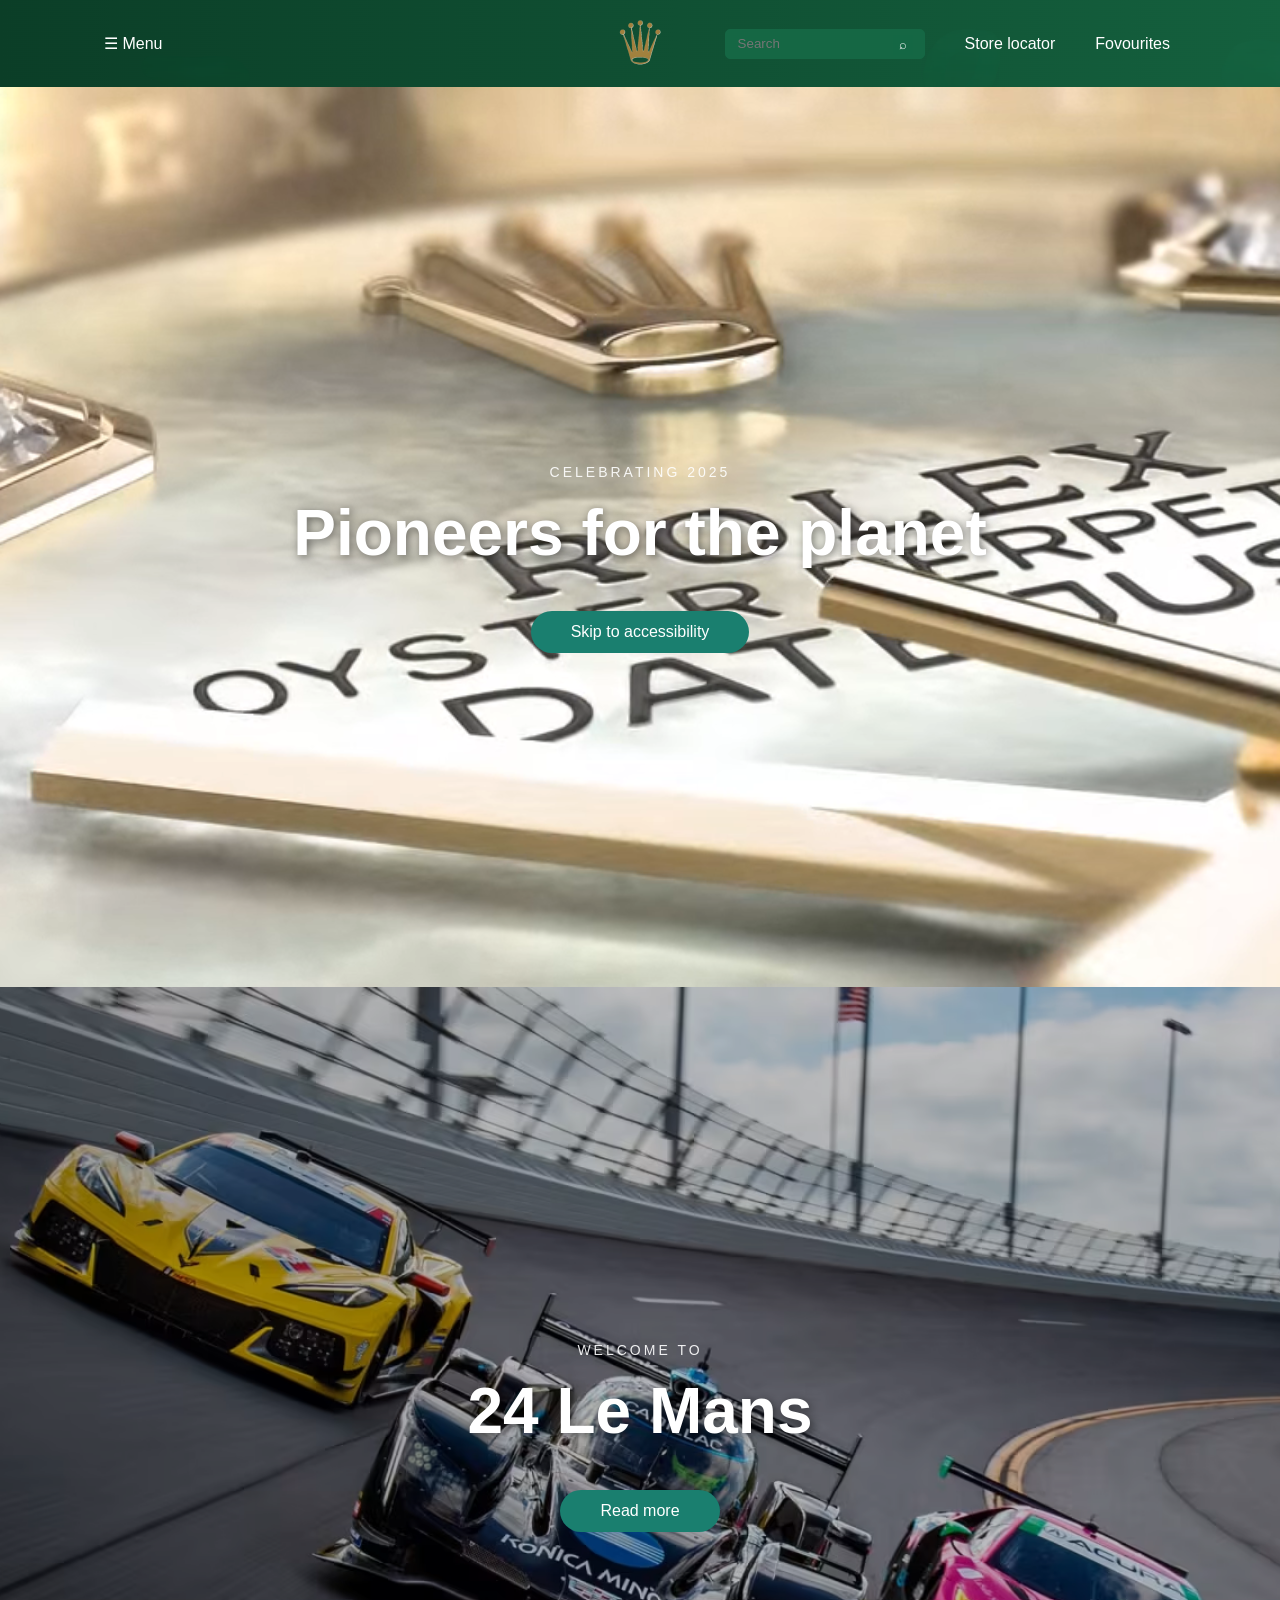
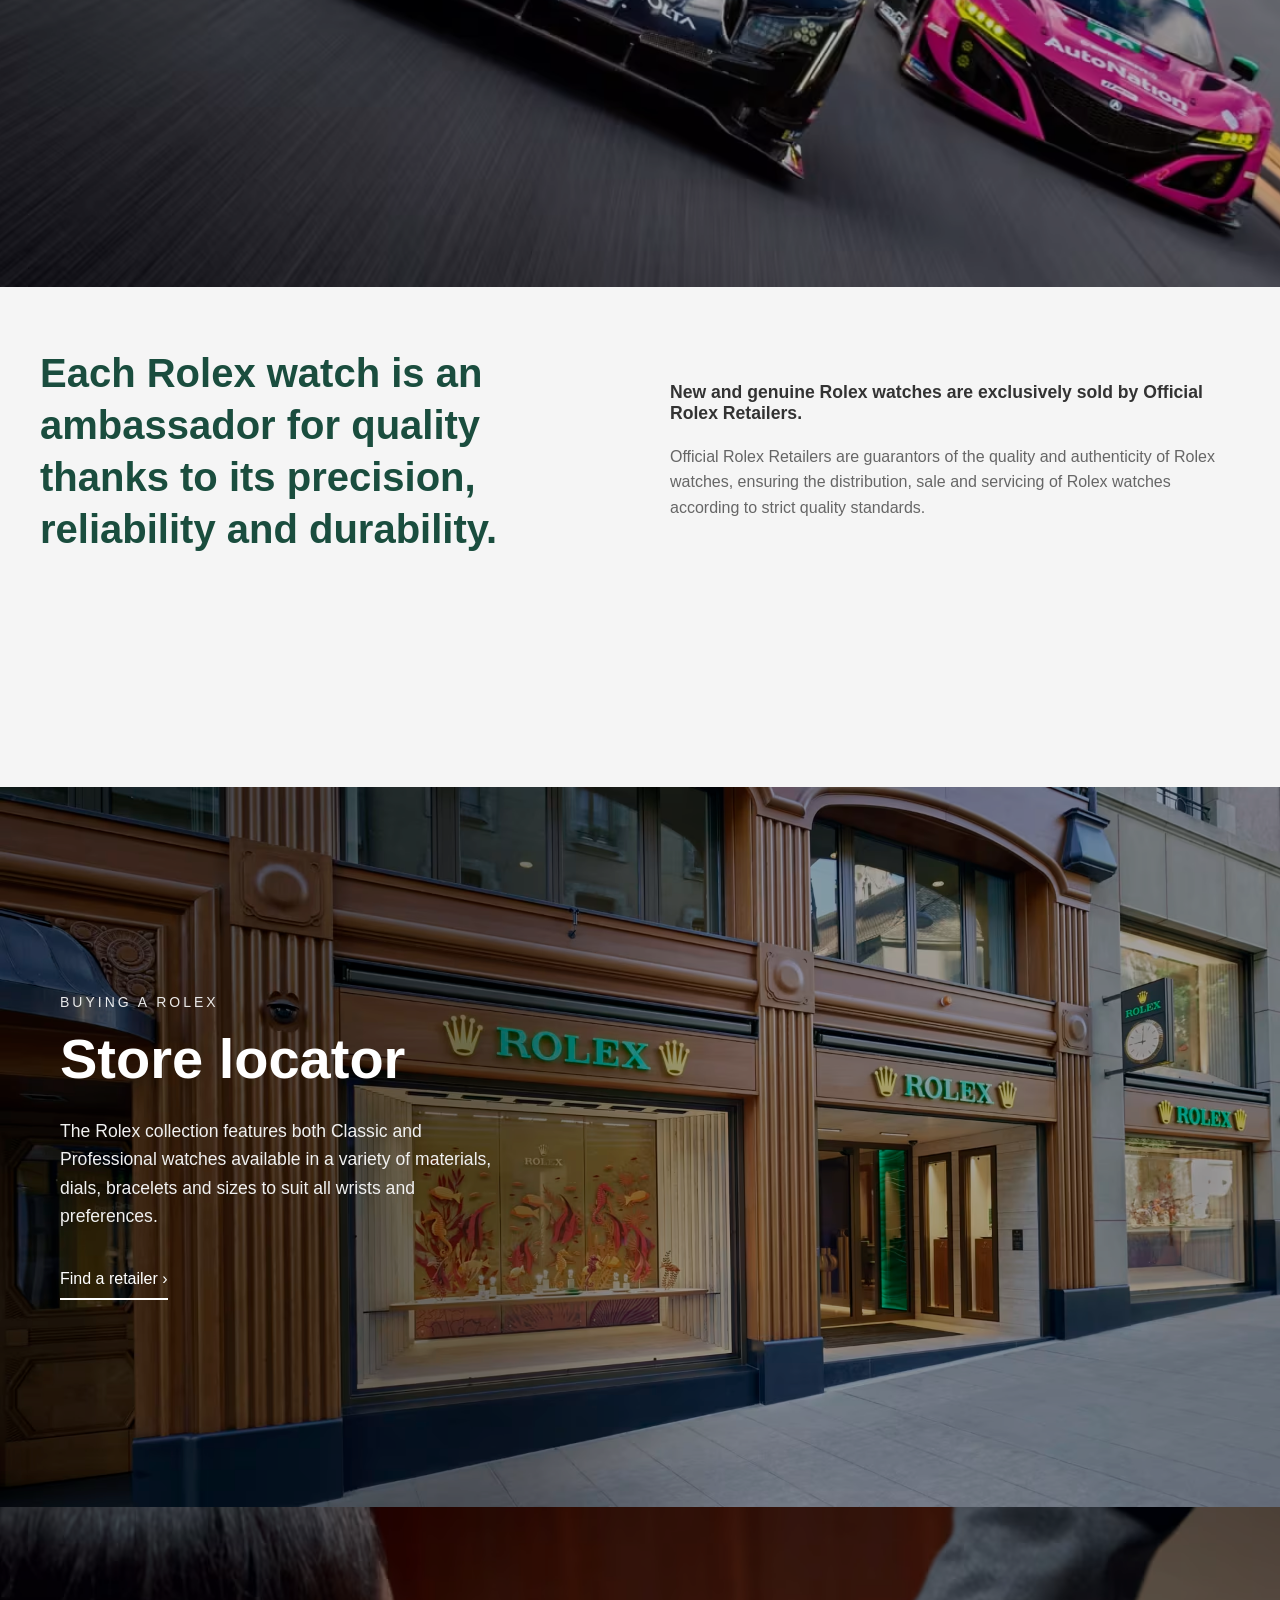
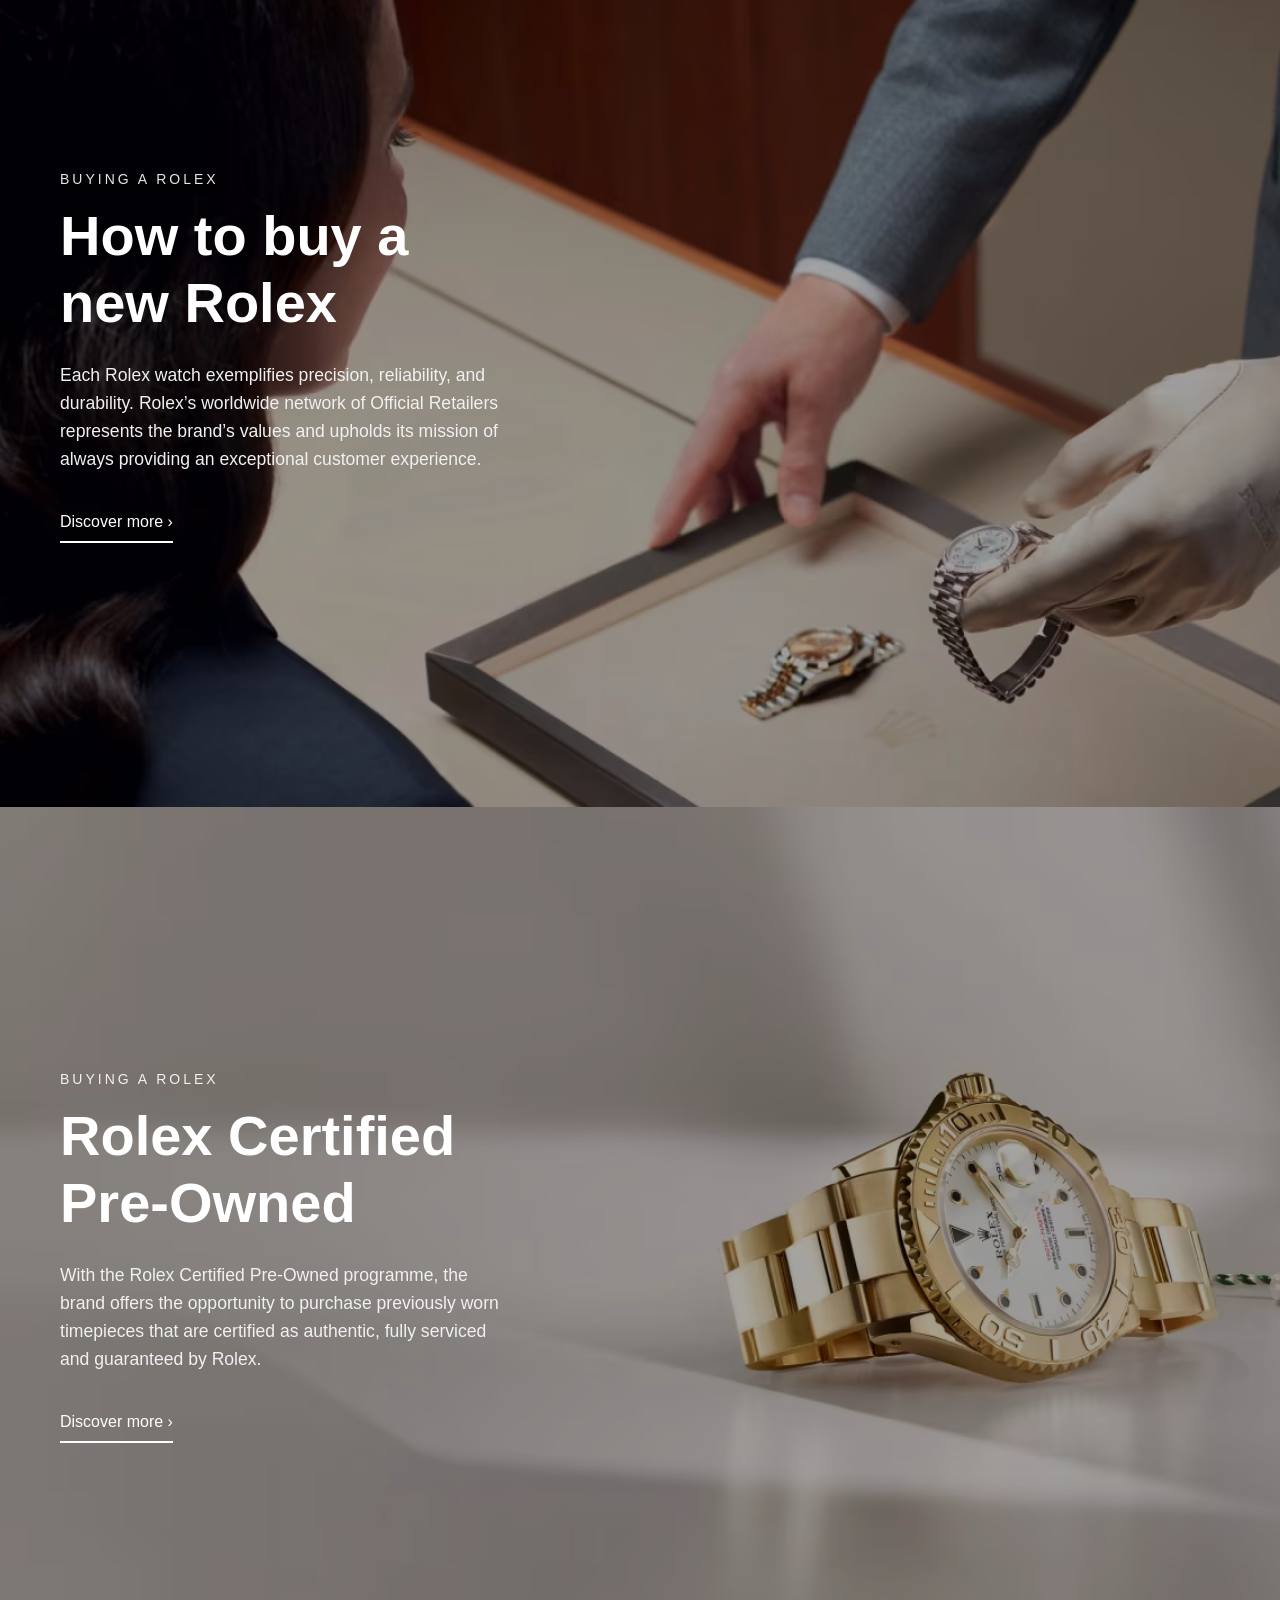
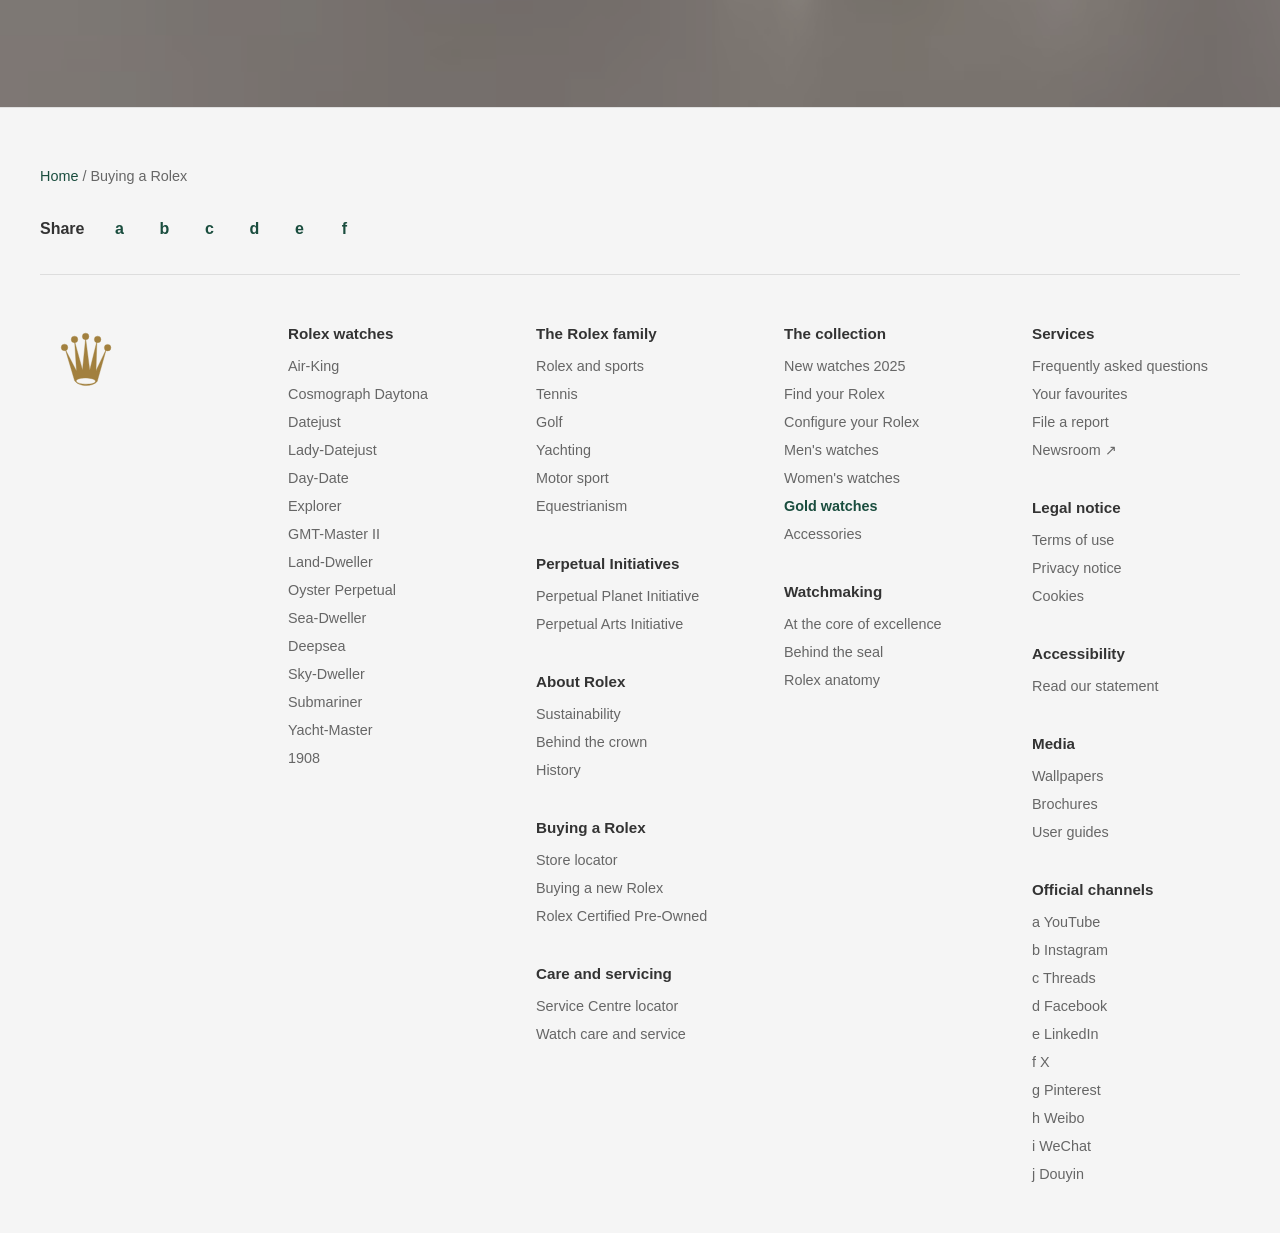
<file: index.html>
<!DOCTYPE html>
<html lang="en">
<head>
    <meta charset="UTF-8">
    <meta name="viewport" content="width=device-width, initial-scale=1.0">
    <title>Official Rolex Website</title>
	<link rel="shortcut icon" type="slike/icon" href="slike/favicon.png" />
    <link rel="stylesheet" href="css/style.css">
</head>
<body>
	<div id="header">
        <div id="left">
            <p>☰ Menu</p>
        </div>
        <div id="logo">
			<img src="slike/rolex_logo_header.png" alt="logo">
        </div>
        <div id="right">
            <div id="02">
                <form action="/action_page.php">
					<input type="text" id="fname" name="fname" placeholder="Search">
					<input type="submit" value="⌕">
				</form>
            </div>
            <div id="03">
                <a href="https://www.rolex.com/store-locator/slovenia" class="bes">Store locator</a>
            </div>
            <div id="04">
                <a href="https://www.rolex.com/wishlist" class="bes">Fovourites</p>
            </div>
        </div>
    </div>



    <div id="main">
        <div id="container">
            <video width="100%" height="auto" autoplay muted loop playsinline>
				<source src="video/homepage-classic-watches-lady-datejust-video-autoplay.webm" type="video/webm">
			</video>
			<div class="video-overlay">
                <div class="overlay-content">
                    <div class="label">Celebrating 2025</div>
                    <h1 class="title">Pioneers for the planet</h1>
                    <button class="button1">Skip to accessibility</button>
                </div>
            </div>
        </div>
		<div id="container2">
			<img src="slike/lemans6.avif" width="100%" height="auto">
			<div class="image-overlay">
				<div class="overlay-content">
                    <div class="label">WELCOME TO</div>
                    <h1 class="title">24 Le Mans</h1>
                    <a href="index2.html" class="button1">Read more</a>
				</div>
            </div>
			
			
			
		</div>
		<div id="container4">
			<div class="content-section">
				<div class="left-content">
					<h2 class="section-title">Each Rolex watch is an ambassador for quality thanks to its precision, reliability and durability.</h2>
				</div>
				<div class="right-content">
				<h3 class="section-subtitle">New and genuine Rolex watches are exclusively sold by Official Rolex Retailers.</h3>
				<p class="section-text">Official Rolex Retailers are guarantors of the quality and authenticity of Rolex watches, ensuring the distribution, sale and servicing of Rolex watches according to strict quality standards.</p>
				</div>
			</div>
		</div>

		<div id="container3">
            <img src="slike/store.avif" alt="Rolex Store">
            <div class="store-overlay">
                <div class="store-content">
                    <div class="label">BUYING A ROLEX</div>
                    <h2 class="store-title">Store locator</h2>
                    <p class="store-description">The Rolex collection features both Classic and Professional watches available in a variety of materials, dials, bracelets and sizes to suit all wrists and preferences.</p>
                    <a href="https://www.rolex.com/store-locator/slovenia" class="store-link">Find a retailer ›</a>
                </div>
            </div>
        </div>
		<div id="container6">
            <img src="slike/inside_of_store.avif" alt="Rolex Store">
            <div class="store-overlay">
                <div class="store-content">
                    <div class="label">BUYING A ROLEX</div>
                    <h2 class="store-title">How to buy a new Rolex</h2>
                    <p class="store-description">Each Rolex watch exemplifies precision, reliability, and durability. Rolex’s worldwide network of Official Retailers represents the brand’s values and upholds its mission of always providing an exceptional customer experience.</p>
                    <a href="https://www.rolex.com/buying-a-rolex/experiencing-a-rolex" class="store-link">Discover more ›</a>
                </div>
            </div>
        </div>
		<div id="container7">
            <img src="slike/rolex_ura3.avif" alt="Rolex Store">
            <div class="store-overlay">
                <div class="store-content">
                    <div class="label">BUYING A ROLEX</div>
                    <h2 class="store-title">Rolex Certified Pre‑Owned</h2>
                    <p class="store-description">With the Rolex Certified Pre-Owned programme, the brand offers the opportunity to purchase previously worn timepieces that are certified as authentic, fully serviced and guaranteed by Rolex.</p>
                    <a href="https://www.rolex.com/buying-a-rolex/rolex-certified-pre-owned" class="store-link">Discover more ›</a>
                </div>
            </div>
        </div>
    </div>
	<!-- Footer -->
<footer id="footer">
    <div class="footer-container">
        <!-- Breadcrumb -->
        <div class="breadcrumb">
            <a href="#">Home</a> / <span>Buying a Rolex</span>
        </div>

        <!-- Share Section -->
        <div class="share-section">
            <span class="share-label">Share</span>
            <div class="share-icons">
                <a href="#" class="share-icon">a</a>
                <a href="#" class="share-icon">b</a>
                <a href="#" class="share-icon">c</a>
                <a href="#" class="share-icon">d</a>
                <a href="#" class="share-icon">e</a>
                <a href="#" class="share-icon">f</a>
            </div>
        </div>

        <!-- Footer Content -->
        <div class="footer-content">
            <!-- Column 1: Logo -->
            <div class="footer-column">
                <div class="footer-logo">
					<svg id="svgContent" width="100" height="auto" viewBox="0 0 800 600" xmlns="http://www.w3.org/2000/svg">
                <path d="
                    M459 430
                    C421 478 310 475 277 426
                    L202 173
                    L292 348
                    L277 111
                    L340 339
                    L365 85
                    L398 342
                    L455 110
                    L448 345
                    L531 172
                    L458 430
                    Z
                    M290 425
                    C286 462 457 463 443 426
                    C426 397 302 397 290 425
                    Z
                  " fill="#a2803e" stroke="#a2803e" stroke-width="3" fill-rule="evenodd"/>
                
                <!-- Krogi -->
                <circle cx="196" cy="159" r="26" fill="#a2803e" stroke="#a2803e" stroke-width="3"/>
                <circle cx="276" cy="95" r="26" fill="#a2803e" stroke="#a2803e" stroke-width="3"/>
                <circle cx="365" cy="71" r="26" fill="#a2803e" stroke="#a2803e" stroke-width="3"/>
                <circle cx="461" cy="95" r="26" fill="#a2803e" stroke="#a2803e" stroke-width="3"/>
                <circle cx="541" cy="161" r="26" fill="#a2803e" stroke="#a2803e" stroke-width="3"/>
            </svg>
				</div>
            </div>

            <!-- Column 2: Rolex watches -->
            <div class="footer-column">
                <h3>Rolex watches</h3>
                <ul>
                    <li><a href="#">Air-King</a></li>
                    <li><a href="#">Cosmograph Daytona</a></li>
                    <li><a href="#">Datejust</a></li>
                    <li><a href="#">Lady-Datejust</a></li>
                    <li><a href="#">Day-Date</a></li>
                    <li><a href="#">Explorer</a></li>
                    <li><a href="#">GMT-Master II</a></li>
                    <li><a href="#">Land-Dweller</a></li>
                    <li><a href="#">Oyster Perpetual</a></li>
                    <li><a href="#">Sea-Dweller</a></li>
                    <li><a href="#">Deepsea</a></li>
                    <li><a href="#">Sky-Dweller</a></li>
                    <li><a href="#">Submariner</a></li>
                    <li><a href="#">Yacht-Master</a></li>
                    <li><a href="#">1908</a></li>
                </ul>
            </div>

            <!-- Column 3: The Rolex family -->
            <div class="footer-column">
                <h3>The Rolex family</h3>
                <ul>
                    <li><a href="#">Rolex and sports</a></li>
                    <li><a href="#">Tennis</a></li>
                    <li><a href="#">Golf</a></li>
                    <li><a href="#">Yachting</a></li>
                    <li><a href="#">Motor sport</a></li>
                    <li><a href="#">Equestrianism</a></li>
                </ul>

                <h3 style="margin-top: 30px;">Perpetual Initiatives</h3>
                <ul>
                    <li><a href="#">Perpetual Planet Initiative</a></li>
                    <li><a href="#">Perpetual Arts Initiative</a></li>
                </ul>

                <h3 style="margin-top: 30px;">About Rolex</h3>
                <ul>
                    <li><a href="#">Sustainability</a></li>
                    <li><a href="#">Behind the crown</a></li>
                    <li><a href="#">History</a></li>
                </ul>

                <h3 style="margin-top: 30px;">Buying a Rolex</h3>
                <ul>
                    <li><a href="#">Store locator</a></li>
                    <li><a href="#">Buying a new Rolex</a></li>
                    <li><a href="#">Rolex Certified Pre-Owned</a></li>
                </ul>

                <h3 style="margin-top: 30px;">Care and servicing</h3>
                <ul>
                    <li><a href="#">Service Centre locator</a></li>
                    <li><a href="#">Watch care and service</a></li>
                </ul>
            </div>

            <!-- Column 4: The collection -->
            <div class="footer-column">
                <h3>The collection</h3>
                <ul>
                    <li><a href="#">New watches 2025</a></li>
                    <li><a href="#">Find your Rolex</a></li>
                    <li><a href="#">Configure your Rolex</a></li>
                    <li><a href="#">Men's watches</a></li>
                    <li><a href="#">Women's watches</a></li>
                    <li><a href="#" class="link-green">Gold watches</a></li>
                    <li><a href="#">Accessories</a></li>
                </ul>

                <h3 style="margin-top: 30px;">Watchmaking</h3>
                <ul>
                    <li><a href="#">At the core of excellence</a></li>
                    <li><a href="#">Behind the seal</a></li>
                    <li><a href="#">Rolex anatomy</a></li>
                </ul>
            </div>

            <!-- Column 5: Services -->
            <div class="footer-column">
                <h3>Services</h3>
                <ul>
                    <li><a href="#">Frequently asked questions</a></li>
                    <li><a href="#">Your favourites</a></li>
                    <li><a href="#">File a report</a></li>
                    <li><a href="#">Newsroom ↗</a></li>
                </ul>

                <h3 style="margin-top: 30px;">Legal notice</h3>
                <ul>
                    <li><a href="#">Terms of use</a></li>
                    <li><a href="#">Privacy notice</a></li>
                    <li><a href="#">Cookies</a></li>
                </ul>

                <h3 style="margin-top: 30px;">Accessibility</h3>
                <ul>
                    <li><a href="#">Read our statement</a></li>
                </ul>

                <h3 style="margin-top: 30px;">Media</h3>
                <ul>
                    <li><a href="#">Wallpapers</a></li>
                    <li><a href="#">Brochures</a></li>
                    <li><a href="#">User guides</a></li>
                </ul>

                <h3 style="margin-top: 30px;">Official channels</h3>
                <ul>
                    <li><a href="#">a YouTube</a></li>
                    <li><a href="#">b Instagram</a></li>
                    <li><a href="#">c Threads</a></li>
                    <li><a href="#">d Facebook</a></li>
                    <li><a href="#">e LinkedIn</a></li>
                    <li><a href="#">f X</a></li>
                    <li><a href="#">g Pinterest</a></li>
                    <li><a href="#">h Weibo</a></li>
                    <li><a href="#">i WeChat</a></li>
                    <li><a href="#">j Douyin</a></li>
                </ul>
            </div>
        </div>
    </div>
</footer>
<script src="js/rolex_logo_bezier.js"></script>
</body>
</html>
</file>
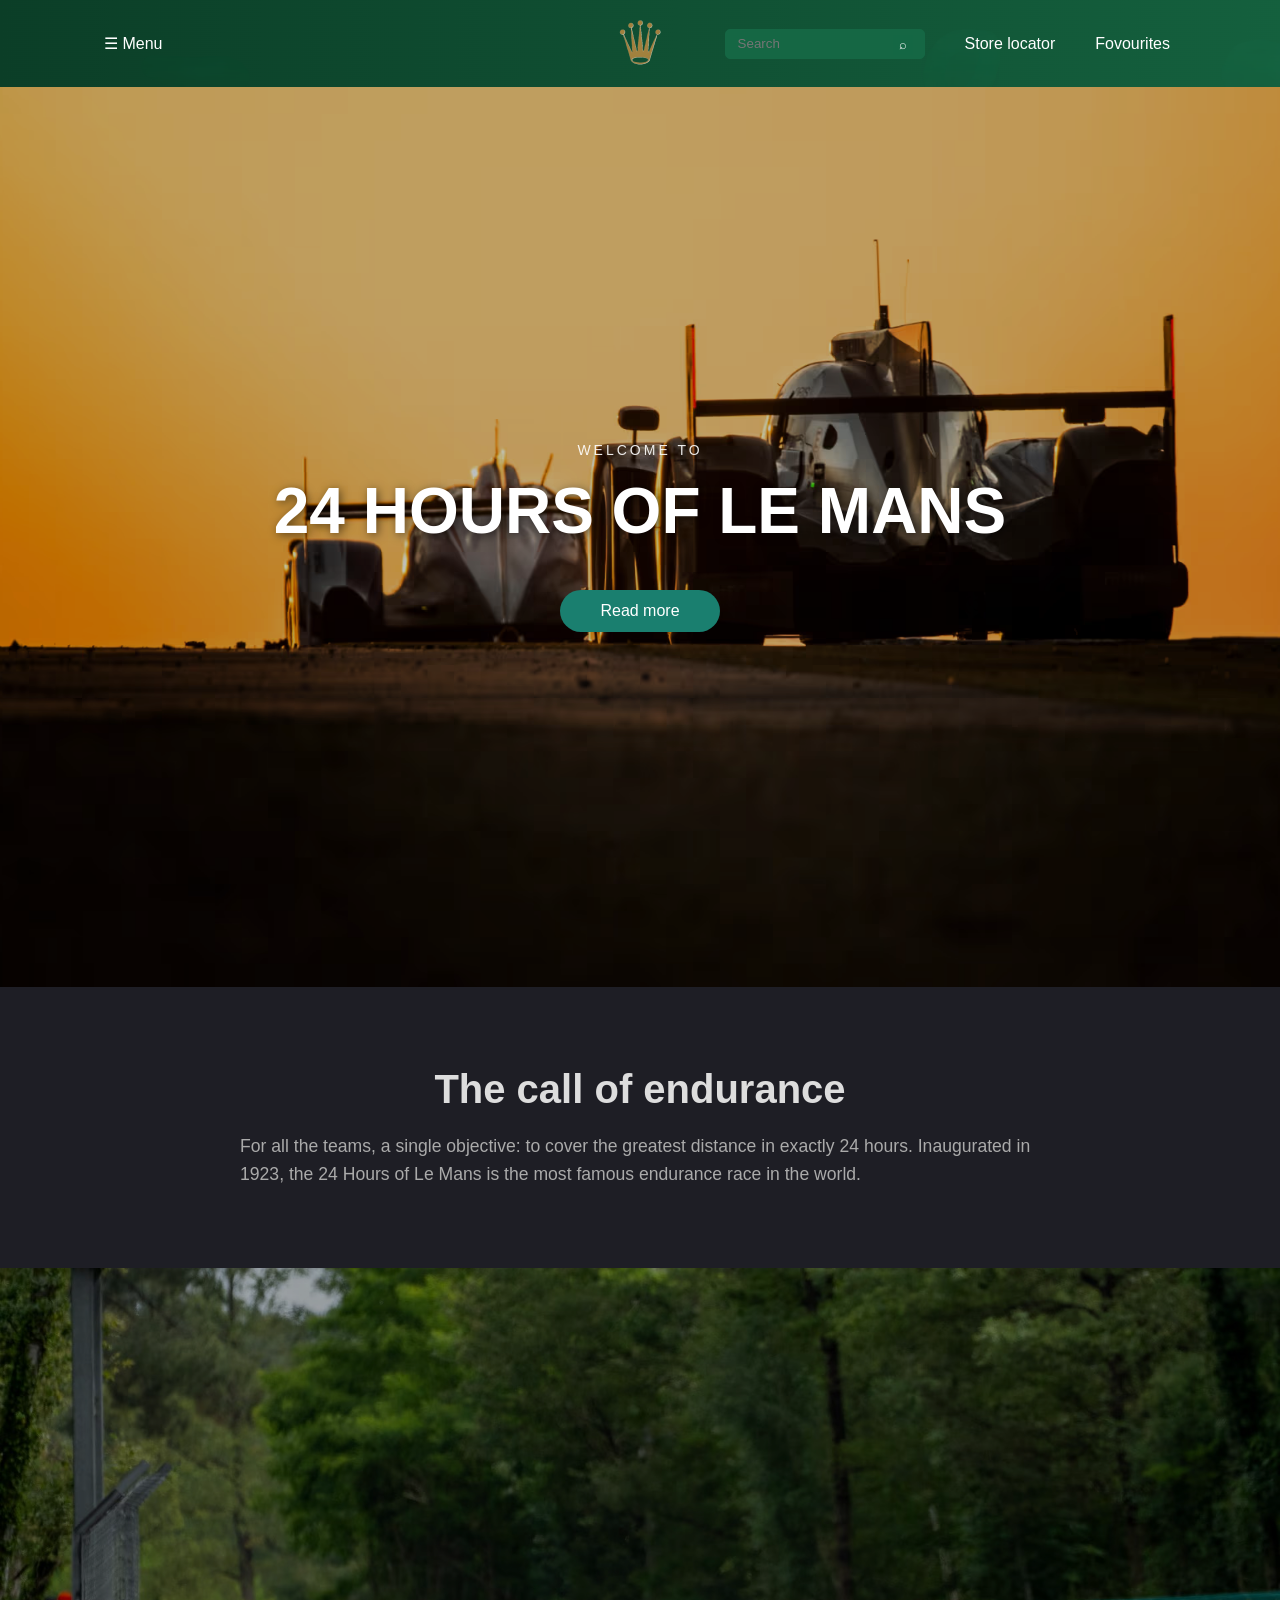
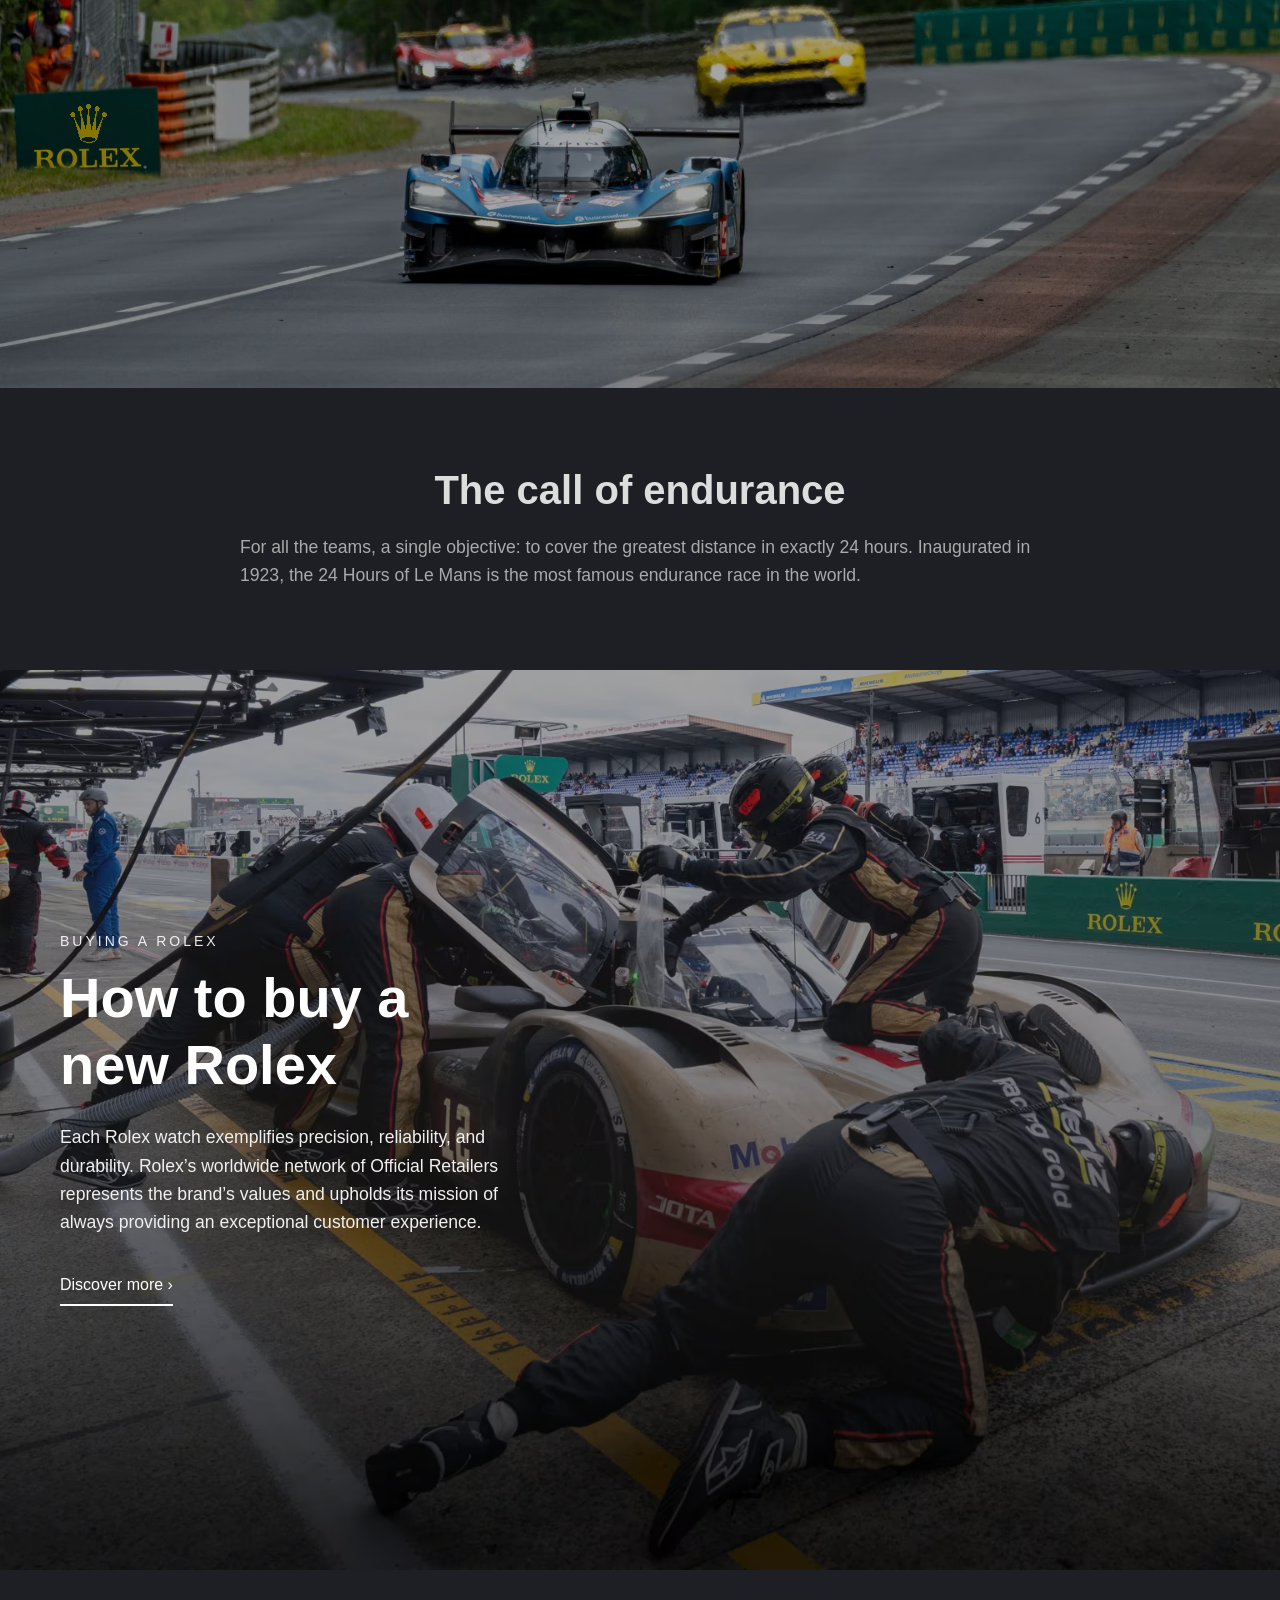
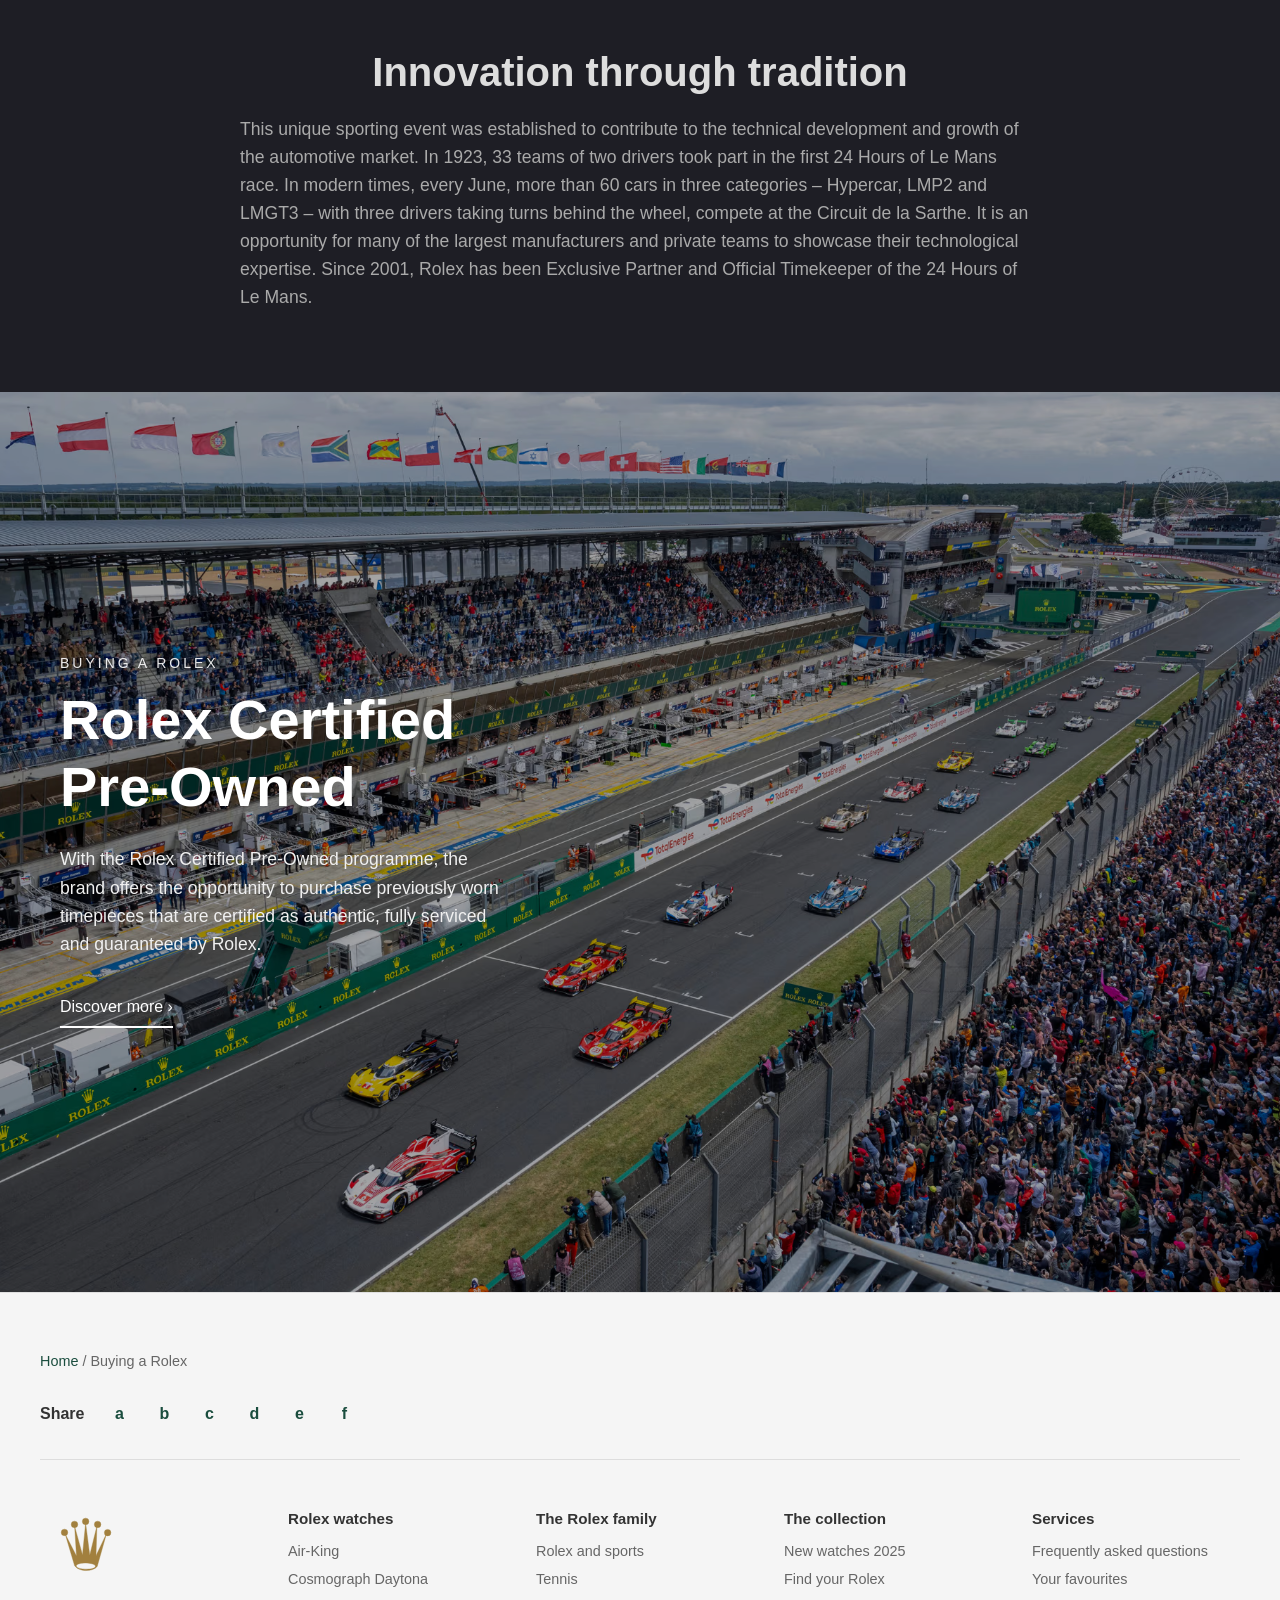
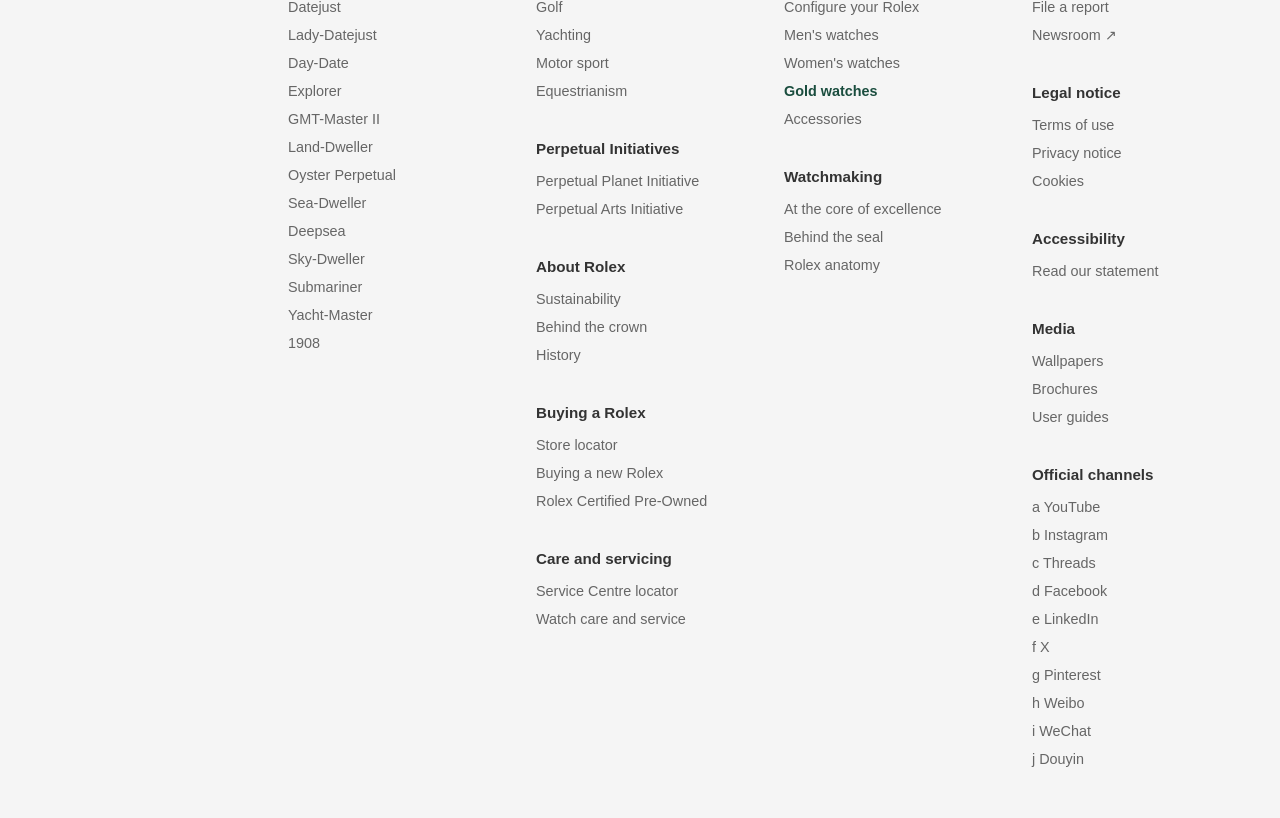
<file: index2.html>
<!DOCTYPE html>
<html lang="en">
<head>
    <meta charset="UTF-8">
    <meta name="viewport" content="width=device-width, initial-scale=1.0">
    <title>Official Rolex Website</title>
	<link rel="shortcut icon" type="slike/icon" href="slike/favicon.png" />
    <link rel="stylesheet" href="css/style.css">
</head>
<body>
	<div id="header">
        <div id="left">
            <p>☰ Menu</p>
        </div>
        <div id="logo">
			<img src="slike/rolex_logo_header.png" alt="logo">
        </div>
        <div id="right">
            <div id="02">
                <form action="/action_page.php">
					<input type="text" id="fname" name="fname" placeholder="Search">
					<input type="submit" value="⌕">
				</form>
            </div>
            <div id="03">
                <a href="https://www.rolex.com/store-locator/slovenia" class="bes">Store locator</a>
            </div>
            <div id="04">
                <a href="https://www.rolex.com/wishlist" class="bes">Fovourites</p>
            </div>
        </div>
    </div>



    <div id="main">
		<div id="container2">
			<img src="slike/lemans3.avif" width="100%" height="auto">			
			<div class="image-overlay">
				<div class="overlay-content">
                    <div class="label">WELCOME TO</div>
                    <h1 class="title">24 HOURS OF LE MANS</h1>
                    <a href="https://www.rolex.com/store-locator/slovenia" class="button1">Read more</a>
				</div>
            </div>
			
			
			
		</div>
		<div id="container9">
			<div class="over">
				<div class="content">
					<h1 class="naslov">The call of endurance</h1>
					<p class="poved">For all the teams, a single objective: to cover the greatest distance in exactly 24 hours. Inaugurated in 1923, the 24 Hours of Le Mans is the most famous endurance race in the world.</p>
				</div>
			</div>
		</div>

		<div id="container3">
		<canvas id="canvas" width="800" height="500"></canvas>
            <img src="slike/lemans1.jpg" alt="Rolex Store">
            <div class="store-overlay">
                <div class="store-content">
						<input type="color" id="colorPicker" value="#FFFF00">
						<button class="show-clock-btn" onclick="toggleClock(true)"></button>
                </div>
            </div>
        </div>
		
		<div id="clock-overlay">
        <span class="close-btn" onclick="toggleClock(false)">&times;</span>
		<div class="notr">
			<img src="slike/rolex_uratra (1).png" alt="Rolex Store">
		</div>
        <div class="clock-container">
            <div class="hand hour-hand" id="hour"></div>
            <div class="hand min-hand" id="minute"></div>
            <div class="hand sec-hand" id="second"></div>
            <div class="center-dot"></div>
        </div>
    </div>
		<div id="container9">
			<div class="over">
				<div class="content">
					<h1 class="naslov">The call of endurance</h1>
					<p class="poved">For all the teams, a single objective: to cover the greatest distance in exactly 24 hours. Inaugurated in 1923, the 24 Hours of Le Mans is the most famous endurance race in the world.</p>
				</div>
			</div>
		</div>
		<div id="container6">
            <img src="slike/lemans4.avif" alt="Rolex Store">
            <div class="store-overlay">
                <div class="store-content">
                    <div class="label">BUYING A ROLEX</div>
                    <h2 class="store-title">How to buy a new Rolex</h2>
                    <p class="store-description">Each Rolex watch exemplifies precision, reliability, and durability. Rolex’s worldwide network of Official Retailers represents the brand’s values and upholds its mission of always providing an exceptional customer experience.</p>
                    <a href="https://www.rolex.com/buying-a-rolex/experiencing-a-rolex" class="store-link">Discover more ›</a>
                </div>
            </div>
        </div>
		<div id="container9">
			<div class="over">
				<div class="content">
					<h1 class="naslov">Innovation through tradition</h1>
					<p class="poved">This unique sporting event was established to contribute to the technical development and growth of the automotive market.

In 1923, 33 teams of two drivers took part in the first 24 Hours of Le Mans race. In modern times, every June, more than 60 cars in three categories – Hypercar, LMP2 and LMGT3 – with three drivers taking turns behind the wheel, compete at the Circuit de la Sarthe. It is an opportunity for many of the largest manufacturers and private teams to showcase their technological expertise.

Since 2001, Rolex has been Exclusive Partner and Official Timekeeper of the 24 Hours of Le Mans.</p>
				</div>
			</div>
		</div>
		<div id="container7">
            <img src="slike/lemans5.avif" alt="Rolex Store">
            <div class="store-overlay">
                <div class="store-content">
                    <div class="label">BUYING A ROLEX</div>
                    <h2 class="store-title">Rolex Certified Pre‑Owned</h2>
                    <p class="store-description">With the Rolex Certified Pre-Owned programme, the brand offers the opportunity to purchase previously worn timepieces that are certified as authentic, fully serviced and guaranteed by Rolex.</p>
                    <a href="https://www.rolex.com/buying-a-rolex/rolex-certified-pre-owned" class="store-link">Discover more ›</a>
                </div>
            </div>
        </div>
    </div>
	<!-- Footer -->
<footer id="footer">
    <div class="footer-container">
        <!-- Breadcrumb -->
        <div class="breadcrumb">
            <a href="#">Home</a> / <span>Buying a Rolex</span>
        </div>

        <!-- Share Section -->
        <div class="share-section">
            <span class="share-label">Share</span>
            <div class="share-icons">
                <a href="#" class="share-icon">a</a>
                <a href="#" class="share-icon">b</a>
                <a href="#" class="share-icon">c</a>
                <a href="#" class="share-icon">d</a>
                <a href="#" class="share-icon">e</a>
                <a href="#" class="share-icon">f</a>
            </div>
        </div>

        <!-- Footer Content -->
        <div class="footer-content">
            <!-- Column 1: Logo -->
            <div class="footer-column">
                <div class="footer-logo">
					<svg id="svgContent" width="100" height="auto" viewBox="0 0 800 600" xmlns="http://www.w3.org/2000/svg">
                <path d="
                    M459 430
                    C421 478 310 475 277 426
                    L202 173
                    L292 348
                    L277 111
                    L340 339
                    L365 85
                    L398 342
                    L455 110
                    L448 345
                    L531 172
                    L458 430
                    Z
                    M290 425
                    C286 462 457 463 443 426
                    C426 397 302 397 290 425
                    Z
                  " fill="#a2803e" stroke="#a2803e" stroke-width="3" fill-rule="evenodd"/>
                
                <!-- Krogi -->
                <circle cx="196" cy="159" r="26" fill="#a2803e" stroke="#a2803e" stroke-width="3"/>
                <circle cx="276" cy="95" r="26" fill="#a2803e" stroke="#a2803e" stroke-width="3"/>
                <circle cx="365" cy="71" r="26" fill="#a2803e" stroke="#a2803e" stroke-width="3"/>
                <circle cx="461" cy="95" r="26" fill="#a2803e" stroke="#a2803e" stroke-width="3"/>
                <circle cx="541" cy="161" r="26" fill="#a2803e" stroke="#a2803e" stroke-width="3"/>
            </svg>
				</div>
            </div>

            <!-- Column 2: Rolex watches -->
            <div class="footer-column">
                <h3>Rolex watches</h3>
                <ul>
                    <li><a href="#">Air-King</a></li>
                    <li><a href="#">Cosmograph Daytona</a></li>
                    <li><a href="#">Datejust</a></li>
                    <li><a href="#">Lady-Datejust</a></li>
                    <li><a href="#">Day-Date</a></li>
                    <li><a href="#">Explorer</a></li>
                    <li><a href="#">GMT-Master II</a></li>
                    <li><a href="#">Land-Dweller</a></li>
                    <li><a href="#">Oyster Perpetual</a></li>
                    <li><a href="#">Sea-Dweller</a></li>
                    <li><a href="#">Deepsea</a></li>
                    <li><a href="#">Sky-Dweller</a></li>
                    <li><a href="#">Submariner</a></li>
                    <li><a href="#">Yacht-Master</a></li>
                    <li><a href="#">1908</a></li>
                </ul>
            </div>

            <!-- Column 3: The Rolex family -->
            <div class="footer-column">
                <h3>The Rolex family</h3>
                <ul>
                    <li><a href="#">Rolex and sports</a></li>
                    <li><a href="#">Tennis</a></li>
                    <li><a href="#">Golf</a></li>
                    <li><a href="#">Yachting</a></li>
                    <li><a href="#">Motor sport</a></li>
                    <li><a href="#">Equestrianism</a></li>
                </ul>

                <h3 style="margin-top: 30px;">Perpetual Initiatives</h3>
                <ul>
                    <li><a href="#">Perpetual Planet Initiative</a></li>
                    <li><a href="#">Perpetual Arts Initiative</a></li>
                </ul>

                <h3 style="margin-top: 30px;">About Rolex</h3>
                <ul>
                    <li><a href="#">Sustainability</a></li>
                    <li><a href="#">Behind the crown</a></li>
                    <li><a href="#">History</a></li>
                </ul>

                <h3 style="margin-top: 30px;">Buying a Rolex</h3>
                <ul>
                    <li><a href="#">Store locator</a></li>
                    <li><a href="#">Buying a new Rolex</a></li>
                    <li><a href="#">Rolex Certified Pre-Owned</a></li>
                </ul>

                <h3 style="margin-top: 30px;">Care and servicing</h3>
                <ul>
                    <li><a href="#">Service Centre locator</a></li>
                    <li><a href="#">Watch care and service</a></li>
                </ul>
            </div>

            <!-- Column 4: The collection -->
            <div class="footer-column">
                <h3>The collection</h3>
                <ul>
                    <li><a href="#">New watches 2025</a></li>
                    <li><a href="#">Find your Rolex</a></li>
                    <li><a href="#">Configure your Rolex</a></li>
                    <li><a href="#">Men's watches</a></li>
                    <li><a href="#">Women's watches</a></li>
                    <li><a href="#" class="link-green">Gold watches</a></li>
                    <li><a href="#">Accessories</a></li>
                </ul>

                <h3 style="margin-top: 30px;">Watchmaking</h3>
                <ul>
                    <li><a href="#">At the core of excellence</a></li>
                    <li><a href="#">Behind the seal</a></li>
                    <li><a href="#">Rolex anatomy</a></li>
                </ul>
            </div>

            <!-- Column 5: Services -->
            <div class="footer-column">
                <h3>Services</h3>
                <ul>
                    <li><a href="#">Frequently asked questions</a></li>
                    <li><a href="#">Your favourites</a></li>
                    <li><a href="#">File a report</a></li>
                    <li><a href="#">Newsroom ↗</a></li>
                </ul>

                <h3 style="margin-top: 30px;">Legal notice</h3>
                <ul>
                    <li><a href="#">Terms of use</a></li>
                    <li><a href="#">Privacy notice</a></li>
                    <li><a href="#">Cookies</a></li>
                </ul>

                <h3 style="margin-top: 30px;">Accessibility</h3>
                <ul>
                    <li><a href="#">Read our statement</a></li>
                </ul>

                <h3 style="margin-top: 30px;">Media</h3>
                <ul>
                    <li><a href="#">Wallpapers</a></li>
                    <li><a href="#">Brochures</a></li>
                    <li><a href="#">User guides</a></li>
                </ul>

                <h3 style="margin-top: 30px;">Official channels</h3>
                <ul>
                    <li><a href="#">a YouTube</a></li>
                    <li><a href="#">b Instagram</a></li>
                    <li><a href="#">c Threads</a></li>
                    <li><a href="#">d Facebook</a></li>
                    <li><a href="#">e LinkedIn</a></li>
                    <li><a href="#">f X</a></li>
                    <li><a href="#">g Pinterest</a></li>
                    <li><a href="#">h Weibo</a></li>
                    <li><a href="#">i WeChat</a></li>
                    <li><a href="#">j Douyin</a></li>
                </ul>
            </div>
        </div>
    </div>
</footer>
<script src="js/rolex_logo_bezier.js"></script>
</body>
</html>
</file>
<file: css/style.css>
* {
    margin: 0;
    padding: 0;
    box-sizing: border-box;
}
body {
    font-family: Arial, sans-serif;
}
#header {
    height: 87px;
    width: 100%;
    display: flex;
    align-items: center;
    padding: 0 20px;
    box-sizing: border-box;
	color: white;
	background-image: url('../slike/header.png');
	position: relative;
	z-index: 1000;
}
#left{
	flex: 1;
    display: flex;
    align-items: center;
	margin-left: 84px;
	justify-content: flex-start;
}
#logo{
	position: absolute;
    display: flex;
	left: 50%;
    transform: translateX(-50%);
    align-items: center;
	justify-content: center;
}
#right{
	flex: 1;
	display: flex;
    align-items: center;
	justify-content: flex-end;
	margin-right: 50px;
    gap: 40px;
}
.bes{
	text-decoration: none;
	color: white;
}
form{
    position: relative;
    width: fit-content;
}
#fname{
	height: 30px;
	width: 200px;
	padding: 14px;
	padding-left: 12px;
	border: 1px solid #156744;
	background-color: #156744;
	color: white;
	border-radius: 5px;
	box-sizing:	border-box;
}
#fname:focus {
	border: none;
	outline: none;
	background-color: #156744;
	color: white; 
}
input[type="submit"]{
	right: 30%;
	position: absolute;
    right: 6%;
	border: none;
	color: white;
	background-color: #146744;
    top: 20%;
	height: 20px;
	width: 20px;
}
#main{
	width: 100%;
}
#container {
    width: 100%;
    height: 100vh;
    position: relative;
    overflow: hidden;
}
#container video {
    width: 100%;
    height: 100%;
    object-fit: cover;
    display: block;
}
.video-overlay {
    position: absolute;
    top: 0;
    left: 0;
    width: 100%;
    height: 943px;
    display: flex;
    flex-direction: column;
    align-items: center;
    justify-content: center;
    z-index: 5;
}
.overlay-content {
    text-align: center;
    color: white;
}
.label {
    font-size: 14px;
    letter-spacing: 3px;
    text-transform: uppercase;
    margin-bottom: 15px;
    opacity: 0.9;
    font-weight: 300;
}
.title {
    font-size: 4rem;
    font-weight: 800;
    line-height: 1.2;
    margin-bottom: 40px;
    text-shadow: 2px 2px 10px rgba(0, 0, 0, 0.5);
}
.button1 {
    background-color: #1a7f6f;
    color: white;
    padding: 12px 40px;
    border: none;
    border-radius: 25px;
    font-size: 16px;
    cursor: pointer;
    transition: background-color 0.3s ease;
    text-decoration: none;
    display: inline-block;
}
.button1:hover {
    background-color: #156055;
}
#container2 {
	width: 100%;
	height: 100vh;
	position: relative;
	overflow: hidden;
}
#container2 img {
	width: 100%;
	height: 100%;
	object-fit: cover;
	display: block;
 }
 #container2 .image-overlay {
	position: absolute;
	top: 0;
	left: 0;
	width: 100%;
	height: 100%;
	background: rgba(0, 0, 0, 0.25);
	display: flex;
	flex-direction: column;
	align-items: center;
	justify-content: center;
	z-index: 5;
 }
 #container2 {
	width: 100%;
	height: 100vh;
	position: relative;
	overflow: hidden;
 }
#container2 img {
    width: 100%;
    height: 100%;
    object-fit: cover;
    display: block;
}

#container2 .image-overlay {
    position: absolute;
    top: 0;
    left: 0;
    width: 100%;
    height: 100%;
    background: rgba(0, 0, 0, 0.25);
    display: flex;
    flex-direction: column;
    align-items: center;
    justify-content: center;
    z-index: 5;
}
#container4 {
    width: 100%;
    background-color: #f5f5f5;
	height: 500px;
    padding: 60px 40px;
}
#container9 {
    position: relative;
    background-color: #1e1e25;
    color: #ccc;
    padding: 80px 20px;
    text-align: center;
    font-family: 'Arial', sans-serif;
}
#container9 .over {
    position: relative;
    width: 100%;
    max-width: 1200px;
    margin: 0 auto;
}
#container9 .content {
    max-width: 800px;
    margin: 0 auto;
}
#container9 .naslov {
    font-size: 2.5em;
    font-weight: bold;
    margin-bottom: 20px;
    color: #ddd;
}
.poved {
    font-size: 1.1em;
    line-height: 1.6;
    color: #aaa;
	text-align: left;
}
.content-section {
    display: grid;
    grid-template-columns: 1fr 1fr;
    gap: 60px;
    max-width: 1200px;
    margin: 0 auto;
    align-items: center;
}
.left-content {
    padding-right: 40px;
}
.section-title {
    font-size: 2.5rem;
    font-weight: 700;
    color: #1a4d3e;
    line-height: 1.3;
}
.section-subtitle {
    font-size: 1.1rem;
    font-weight: 700;
    color: #333;
    margin-bottom: 20px;
}
.section-text {
    font-size: 1rem;
    color: #666;
    line-height: 1.6;
}
#container3 {
	width: 100%;
	height: auto;
	position: relative;
}
#container3 img {
	width: 100%;
	height: auto;
	display: block;
}
#canvas {
	position: absolute;
	z-index: 3;
	top: 60%;
	left: 4.3%;
	height: 6.3%;
}
.store-overlay {
	position: absolute;
	top: 0;
	left: 0;
	width: 100%;
	height: 100%;
	background: rgba(0, 0, 0, 0.35);
	display: flex;
	align-items: center;
	z-index: 5;
}
.store-content {
    color: white;
    padding-left: 60px;
    max-width: 500px;
}
.store-title {
    font-size: 3.5rem;
    font-weight: 700;
    margin: 15px 0 25px 0;
    line-height: 1.2;
}
.store-description {
    font-size: 1.1rem;
    line-height: 1.6;
    margin-bottom: 30px;
    color: #f0f0f0;
}
.store-link {
    color: white;
    text-decoration: none;
    font-size: 1rem;
    font-weight: 500;
    display: inline-block;
    padding: 10px 0;
    border-bottom: 2px solid white;
    transition: opacity 0.3s ease;
}
#container6 {
    width: 100%;
    height: 100vh;
    position: relative;
    overflow: hidden;
}
#container6 img {
    width: 100%;
    height: 100%;
    object-fit: cover;
    display: block;
}
#container7 {
    width: 100%;
    height: 100vh;
    position: relative;
    overflow: hidden;
}
#container7 img {
    width: 100%;
    height: 100%;
    object-fit: cover;
    display: block;
}
#footer {
    background-color: #f5f5f5;
    padding: 60px 40px 40px;
    border-top: 1px solid #e0e0e0;
}
.footer-container {
    max-width: 1400px;
    margin: 0 auto;
}
.breadcrumb {
    font-size: 0.9rem;
    color: #666;
    margin-bottom: 30px;
}
.breadcrumb a {
    color: #1a4d3e;
    text-decoration: none;
}
.share-section {
    display: flex;
    align-items: center;
    gap: 20px;
    margin-bottom: 50px;
    padding-bottom: 30px;
    border-bottom: 1px solid #ddd;
}
.share-label {
    font-weight: 600;
    color: #333;
}
.share-icons {
    display: flex;
    gap: 15px;
}
.share-icon {
    width: 30px;
    height: 30px;
    display: flex;
    align-items: center;
    justify-content: center;
    color: #1a4d3e;
    text-decoration: none;
    font-weight: bold;
    transition: opacity 0.3s ease;
}
.footer-content {
    display: grid;
    grid-template-columns: repeat(5, 1fr);
    gap: 40px;
}
.footer-column {
    display: flex;
    flex-direction: column;
}
.footer-logo {
    font-size: 1.2rem;
    color: #1a4d3e;
    font-weight: 700;
    margin-bottom: 20px;
}
.footer-column h3 {
    font-size: 0.95rem;
    font-weight: 700;
    color: #333;
    margin-bottom: 15px;
}
.footer-column ul {
    list-style: none;
}
.footer-column li {
    margin-bottom: 10px;
}
.footer-column a {
    color: #666;
    text-decoration: none;
    font-size: 0.9rem;
    transition: color 0.3s ease;
}
.link-green {
    color: #1a4d3e !important;
    font-weight: 600;
}
#colorPicker {
    width: 3px;
    height: 3px;
	opacity: 0;
	top: 61.8%;
	left: 5.6%;
	position: absolute;
    cursor: pointer;
}
.show-clock-btn {
    width: 3px;
    height: 3px;
	opacity: 0;
	top: 61.8%;
	left: 8.0%;
	position: absolute;
}
#clock-overlay { 
    position: fixed;
    top: 0; 
    left: 0;
    width: 100%;
    height: 100%;
    z-index: 1000;
    background: rgba(0, 0, 0, 0.9);
	display: none;
    justify-content: center;
    align-items: center;
    flex-direction: column;
}
.close-btn {
    position: absolute;
    top: 30px;
    right: 30px;
    color: white;
    font-size: 40px;
    cursor: pointer;
    z-index: 1100;
}
.notr{
	position: absolute;
	z-index: 3;
}
.clock-container {
    width: 400px;
    height: 400px;
    background-image: url('slike/rolex_uratra.png'); 
    background-size: contain;
    background-repeat: no-repeat;
    background-position: center;
    position: relative;
    z-index: 10;
}
        .hand {
            position: absolute;
            bottom: 61.9%;
            left: 53%;
            transform-origin: bottom center;
            background-color: white;
            border-radius: 10px;
            transform: translateX(-50%) rotate(0deg);
            z-index: 50;
        }
        .hour-hand {
            width: 4px;
            height: 54px;
            background-color: #A6A299;
			margin-left: -3.5px;
			margin-bottom:0;
        }
        .min-hand {
            width: 3px;
            height: 60px;
            background-color: #A6A299;
			margin-left: -2.5px;
			margin-bottom: 0;
        }
        .sec-hand {
            width: 1px;
            height: 60px;
            background-color: #000001;
			margin-left: -1px;
			margin-bottom: 0;
        }
        .center-dot {
            position: absolute;
            bottom: 238px;
            left: 53%;
            width: 11px;
            height: 11px;
            background: #A6A299;
            border-radius: 50%;
            transform: translate(-50%, -50%);
            z-index: 100;
            box-shadow: 0 0 5px rgba(0,0,0,0.5);
        }
</file>
